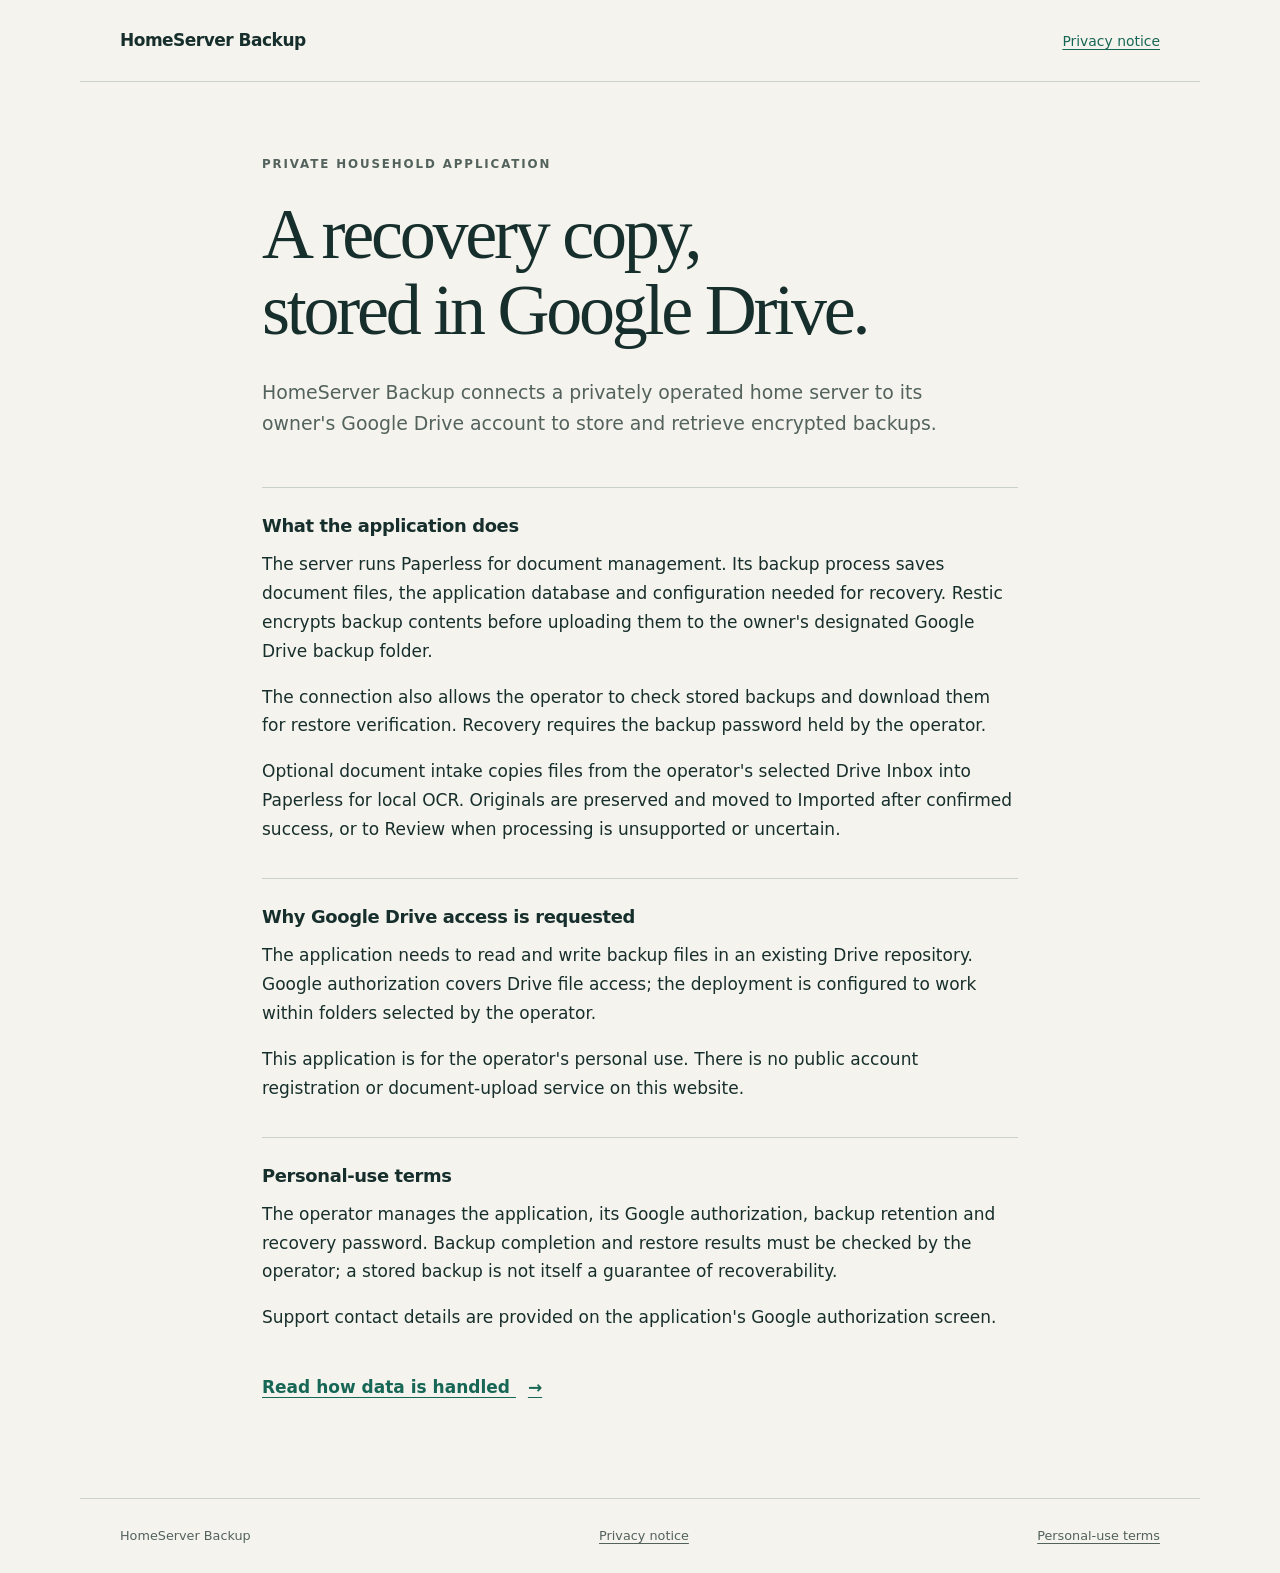
<file: index.html>
<!doctype html>
<html lang="en">
<head>
  <meta charset="utf-8">
  <meta name="viewport" content="width=device-width, initial-scale=1">
  <meta name="description" content="Information about HomeServer Backup, a private Google Drive backup integration.">
  <title>HomeServer Backup</title>
  <link rel="stylesheet" href="style.css">
</head>
<body>
  <a class="skip" href="#main">Skip to content</a>
  <header><a class="brand" href="./">HomeServer Backup</a><nav aria-label="Main"><a href="privacy.html">Privacy notice</a></nav></header>
  <main id="main">
    <p class="eyebrow">Private household application</p>
    <h1>A recovery copy,<br>stored in Google Drive.</h1>
    <p class="intro">HomeServer Backup connects a privately operated home server to its owner's Google Drive account to store and retrieve encrypted backups.</p>
    <section aria-labelledby="purpose"><h2 id="purpose">What the application does</h2>
      <p>The server runs Paperless for document management. Its backup process saves document files, the application database and configuration needed for recovery. Restic encrypts backup contents before uploading them to the owner's designated Google Drive backup folder.</p>
      <p>The connection also allows the operator to check stored backups and download them for restore verification. Recovery requires the backup password held by the operator.</p>
      <p>Optional document intake copies files from the operator's selected Drive Inbox into Paperless for local OCR. Originals are preserved and moved to Imported after confirmed success, or to Review when processing is unsupported or uncertain.</p>
    </section>
    <section aria-labelledby="access"><h2 id="access">Why Google Drive access is requested</h2>
      <p>The application needs to read and write backup files in an existing Drive repository. Google authorization covers Drive file access; the deployment is configured to work within folders selected by the operator.</p>
      <p>This application is for the operator's personal use. There is no public account registration or document-upload service on this website.</p>
    </section>
    <section id="terms" aria-labelledby="use"><h2 id="use">Personal-use terms</h2>
      <p>The operator manages the application, its Google authorization, backup retention and recovery password. Backup completion and restore results must be checked by the operator; a stored backup is not itself a guarantee of recoverability.</p>
      <p>Support contact details are provided on the application's Google authorization screen.</p>
    </section>
    <a class="text-link" href="privacy.html">Read how data is handled <span aria-hidden="true">&rarr;</span></a>
  </main>
  <footer><span>HomeServer Backup</span><a href="privacy.html">Privacy notice</a><a href="#terms">Personal-use terms</a></footer>
</body>
</html>
</file>
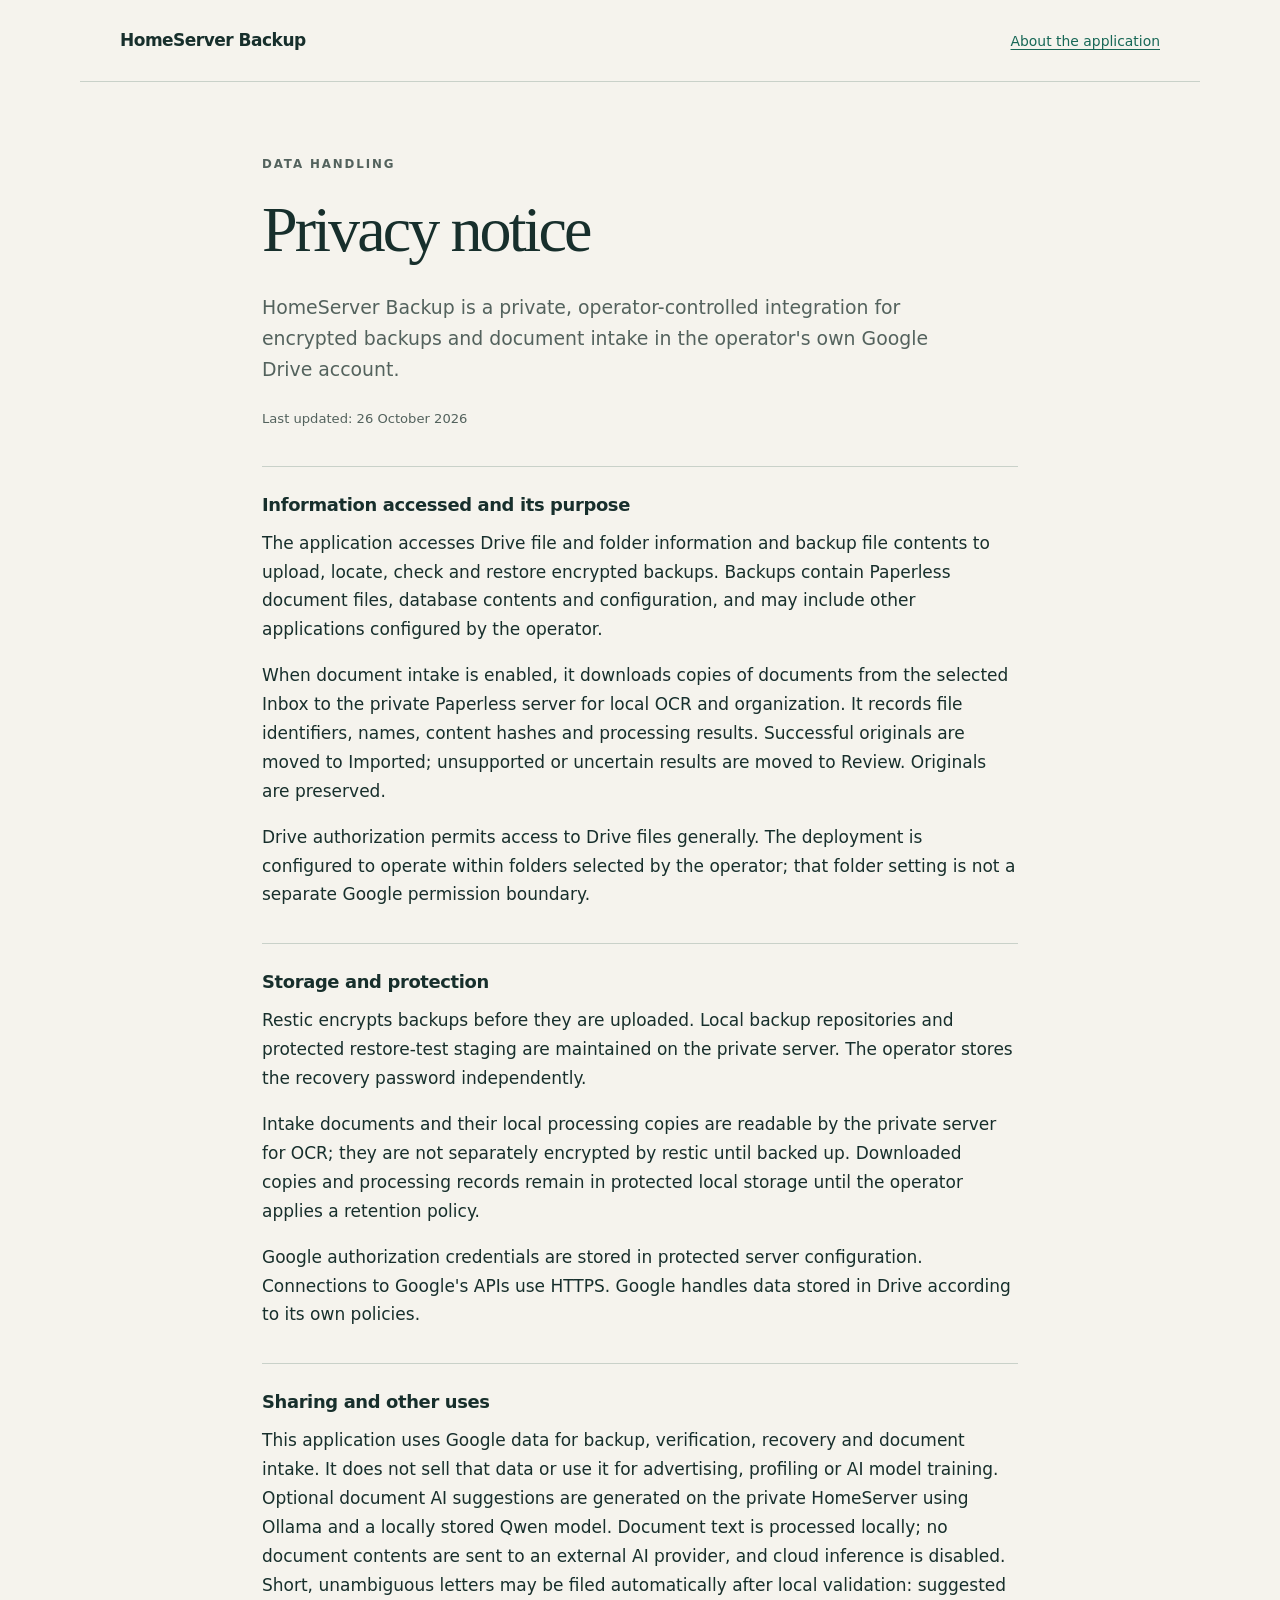
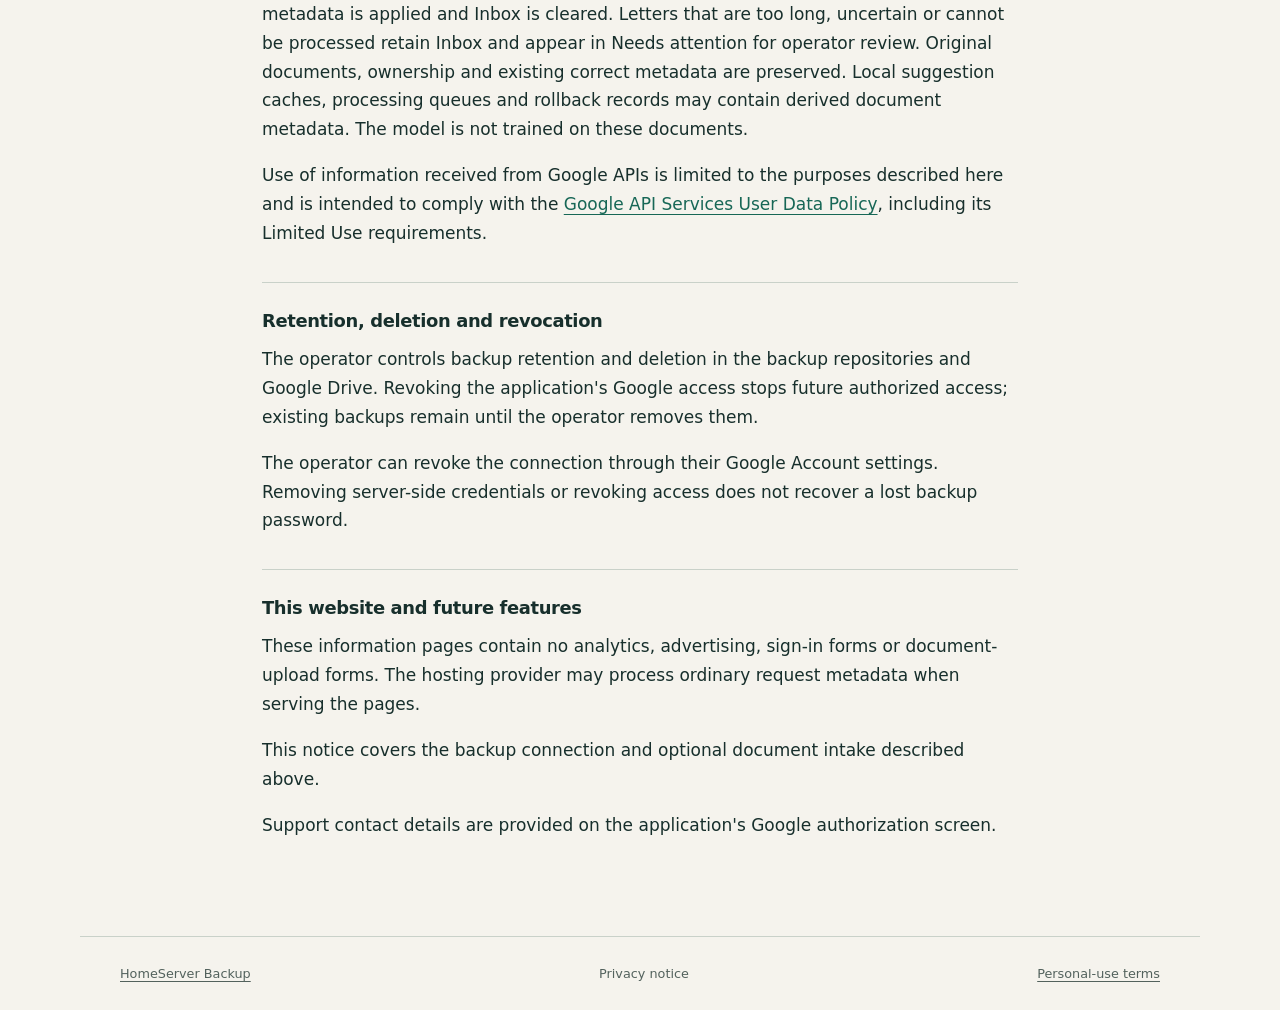
<file: privacy.html>
<!doctype html>
<html lang="en">
<head>
  <meta charset="utf-8">
  <meta name="viewport" content="width=device-width, initial-scale=1">
  <meta name="description" content="How HomeServer Backup accesses, uses, stores and shares Google Drive data.">
  <title>Privacy notice — HomeServer Backup</title>
  <link rel="stylesheet" href="style.css">
</head>
<body>
  <a class="skip" href="#main">Skip to content</a>
  <header><a class="brand" href="./">HomeServer Backup</a><nav aria-label="Main"><a href="./">About the application</a></nav></header>
  <main id="main" class="policy">
    <p class="eyebrow">Data handling</p><h1>Privacy notice</h1>
    <p class="intro">HomeServer Backup is a private, operator-controlled integration for encrypted backups and document intake in the operator's own Google Drive account.</p>
    <p class="date">Last updated: 26 October 2026</p>
    <section><h2>Information accessed and its purpose</h2>
      <p>The application accesses Drive file and folder information and backup file contents to upload, locate, check and restore encrypted backups. Backups contain Paperless document files, database contents and configuration, and may include other applications configured by the operator.</p>
      <p>When document intake is enabled, it downloads copies of documents from the selected Inbox to the private Paperless server for local OCR and organization. It records file identifiers, names, content hashes and processing results. Successful originals are moved to Imported; unsupported or uncertain results are moved to Review. Originals are preserved.</p>
      <p>Drive authorization permits access to Drive files generally. The deployment is configured to operate within folders selected by the operator; that folder setting is not a separate Google permission boundary.</p>
    </section>
    <section><h2>Storage and protection</h2>
      <p>Restic encrypts backups before they are uploaded. Local backup repositories and protected restore-test staging are maintained on the private server. The operator stores the recovery password independently.</p>
      <p>Intake documents and their local processing copies are readable by the private server for OCR; they are not separately encrypted by restic until backed up. Downloaded copies and processing records remain in protected local storage until the operator applies a retention policy.</p>
      <p>Google authorization credentials are stored in protected server configuration. Connections to Google's APIs use HTTPS. Google handles data stored in Drive according to its own policies.</p>
    </section>
    <section><h2>Sharing and other uses</h2>
      <p>This application uses Google data for backup, verification, recovery and document intake. It does not sell that data or use it for advertising, profiling or AI model training. Optional document AI suggestions are generated on the private HomeServer using Ollama and a locally stored Qwen model. Document text is processed locally; no document contents are sent to an external AI provider, and cloud inference is disabled. Short, unambiguous letters may be filed automatically after local validation: suggested metadata is applied and Inbox is cleared. Letters that are too long, uncertain or cannot be processed retain Inbox and appear in Needs attention for operator review. Original documents, ownership and existing correct metadata are preserved. Local suggestion caches, processing queues and rollback records may contain derived document metadata. The model is not trained on these documents.</p>
      <p>Use of information received from Google APIs is limited to the purposes described here and is intended to comply with the <a href="https://developers.google.com/terms/api-services-user-data-policy">Google API Services User Data Policy</a>, including its Limited Use requirements.</p>
    </section>
    <section><h2>Retention, deletion and revocation</h2>
      <p>The operator controls backup retention and deletion in the backup repositories and Google Drive. Revoking the application's Google access stops future authorized access; existing backups remain until the operator removes them.</p>
      <p>The operator can revoke the connection through their Google Account settings. Removing server-side credentials or revoking access does not recover a lost backup password.</p>
    </section>
    <section><h2>This website and future features</h2>
      <p>These information pages contain no analytics, advertising, sign-in forms or document-upload forms. The hosting provider may process ordinary request metadata when serving the pages.</p>
      <p>This notice covers the backup connection and optional document intake described above.</p>
      <p>Support contact details are provided on the application's Google authorization screen.</p>
    </section>
  </main>
  <footer><a href="./">HomeServer Backup</a><span>Privacy notice</span><a href="index.html#terms">Personal-use terms</a></footer>
</body>
</html>
</file>
<file: style.css>
:root{color-scheme:light;--paper:#f5f3ed;--ink:#172f2c;--muted:#53625d;--line:#c9d1c9;--accent:#176756}
*{box-sizing:border-box}html{scroll-behavior:smooth}body{margin:0;background:var(--paper);color:var(--ink);font:17px/1.7 system-ui,-apple-system,"Segoe UI",sans-serif}a{color:var(--accent);text-underline-offset:.25em}a:hover{color:var(--ink)}a:focus-visible{outline:3px solid var(--accent);outline-offset:5px}.skip{position:absolute;left:1rem;top:-8rem;background:white;padding:.5rem}.skip:focus{top:1rem}header,footer{max-width:1120px;margin:auto;padding:26px 40px;display:flex;justify-content:space-between;align-items:center;gap:24px}header{border-bottom:1px solid var(--line)}.brand{font-weight:700;text-decoration:none;color:var(--ink);letter-spacing:-.03em}nav a{font-size:.87rem}main{max-width:820px;margin:72px auto 96px;padding:0 32px}.eyebrow{text-transform:uppercase;letter-spacing:.16em;font-size:.74rem;font-weight:700;color:var(--muted);margin-bottom:22px}h1{font-family:Georgia,"Times New Roman",serif;font-weight:400;font-size:clamp(2.7rem,7vw,4.5rem);letter-spacing:-.045em;line-height:1.06;margin:0 0 28px}.intro{font-size:1.18rem;line-height:1.65;color:var(--muted);max-width:680px;margin-bottom:48px}section{border-top:1px solid var(--line);padding-top:25px;margin-top:34px}h2{font-size:1.12rem;line-height:1.4;letter-spacing:-.02em;margin:0 0 12px}p{margin:0 0 17px}.text-link{display:inline-block;font-weight:650;margin-top:24px}.text-link span{padding-left:12px}.date{font-size:.82rem;color:var(--muted);margin-top:-25px;margin-bottom:35px}.policy h1{font-size:clamp(2.6rem,6vw,4rem)}footer{border-top:1px solid var(--line);font-size:.8rem;color:var(--muted);flex-wrap:wrap}footer a{color:var(--muted)}@media(max-width:600px){header,footer{padding:22px 24px;gap:15px}header{align-items:flex-start;flex-direction:column}main{margin:45px auto 65px;padding:0 24px}.intro{font-size:1.08rem;margin-bottom:35px}h1 br{display:none}footer{align-items:flex-start;flex-direction:column}}@media(prefers-reduced-motion:reduce){html{scroll-behavior:auto}}
</file>
